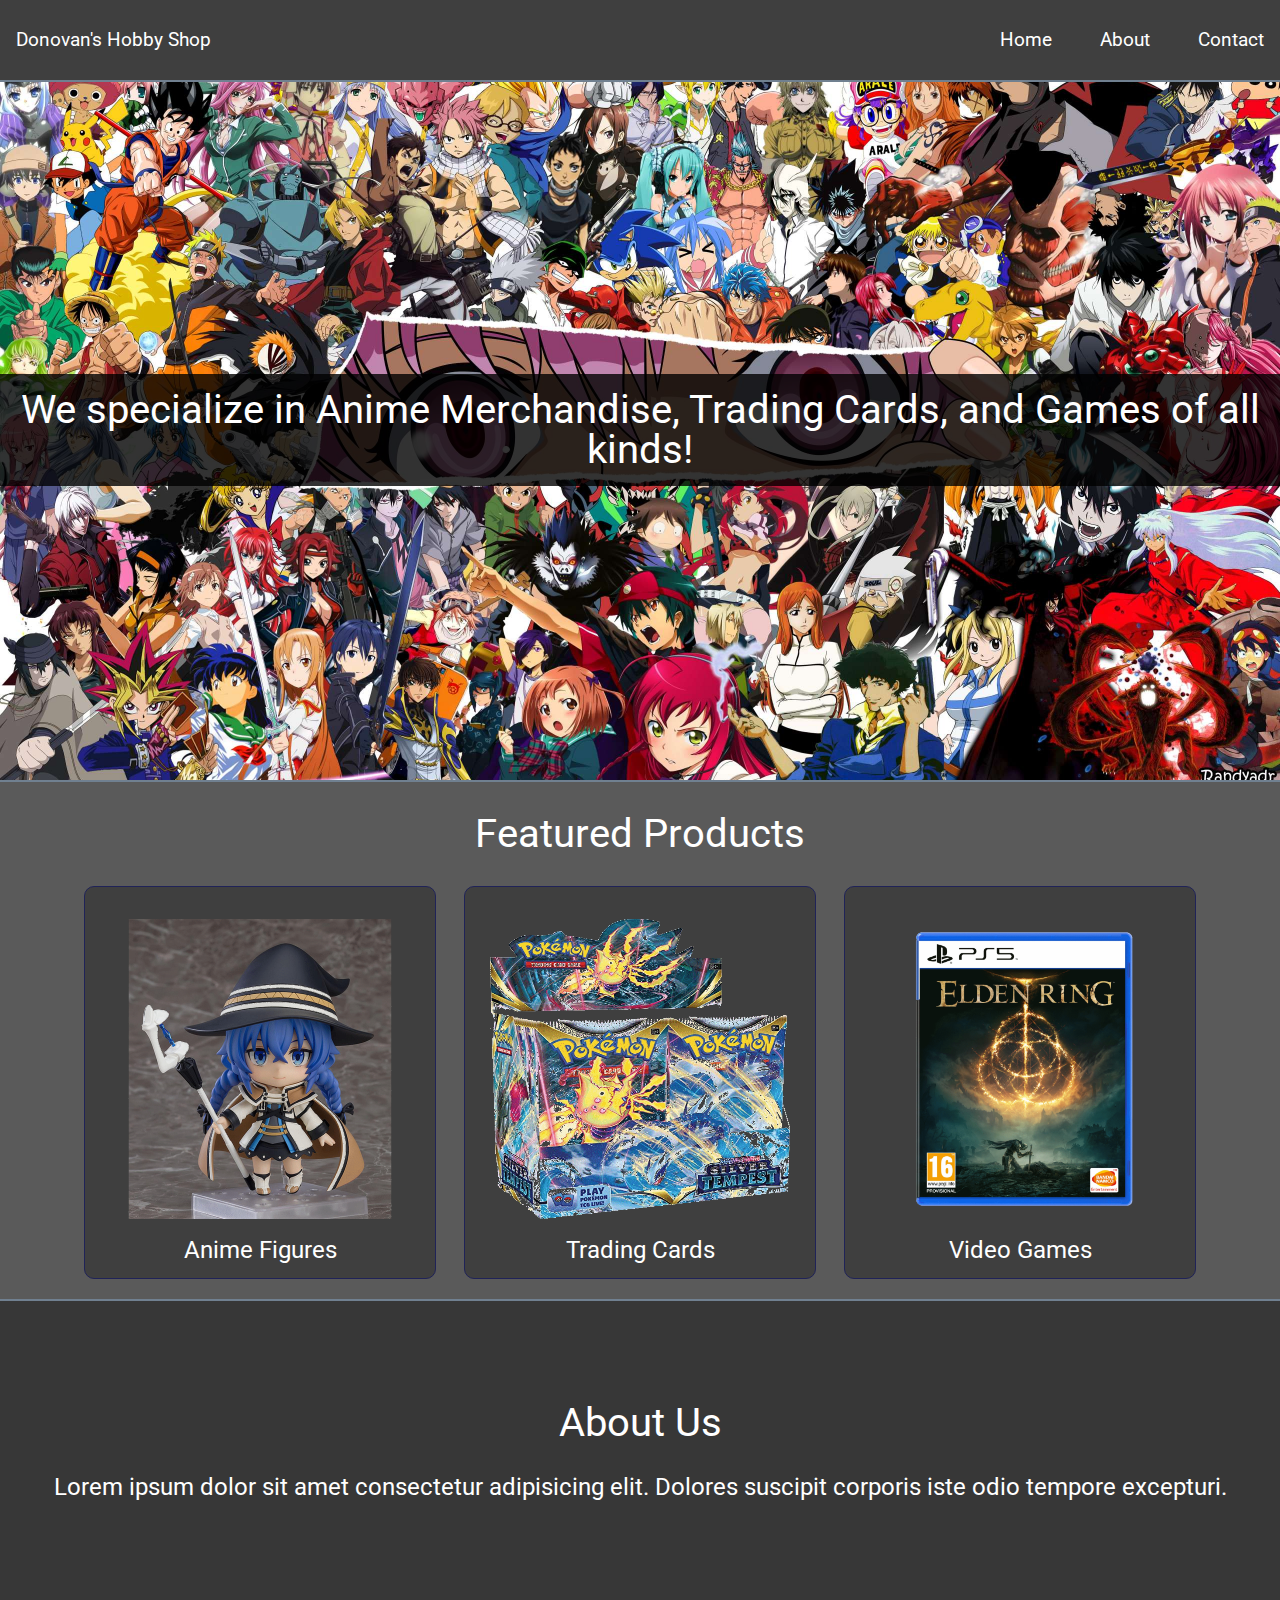
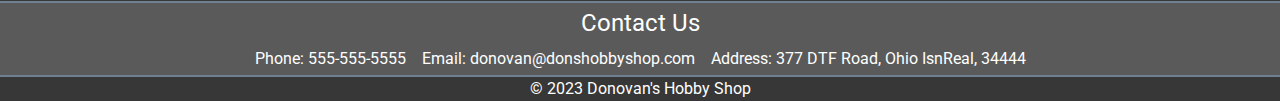
<file: Off-Platform Project Company Home Page/index.html>
<!DOCTYPE html>
<html lang="en">
<head>
    <meta charset="UTF-8">
    <meta http-equiv="X-UA-Compatible" content="IE=edge">
    <meta name="viewport" content="width=device-width, initial-scale=1.0">
    <link href="https://fonts.googleapis.com/css2?family=Roboto&display=swap" rel="stylesheet">
    <link rel="stylesheet" href="./resources/css/reset.css">
    <link rel="stylesheet" href="./resources/css/style.css">
    <title>Donovan's Hobby Shop</title>
</head>
<body>
    <!-- Header Section -->
    <header class="flex-container">
        <a href="#" class="logo">Donovan's Hobby Shop</a>
        <nav>
            <ul class="navbar flex-container">
                <li><a href="#">Home</a></li>
                <li><a href="#">About</a></li>
                <li><a href="#">Contact</a></li>
            </ul>
        </nav>
    </header>

    <!-- Main Section -->
    <main class="flex-container">
        <!-- Banner -->
        <div class="banner flex-container">
            <h1>We specialize in Anime Merchandise, Trading Cards, and Games of all kinds!</h1>
        </div>

        <!-- Featured Products -->
        <div class="featured-products flex-container">
            <h1>Featured Products</h1>

            <div class="product">
                <a href="#">
                    <img src="./resources/images/anime_figure.png" alt="Anime Figures">
                    <h3>Anime Figures</h3>
                </a>
            </div>

            <div class="product">
                <a href="#">
                    <img src="./resources/images/booster_box.png" alt="Booster Pack Boxes">
                    <h3>Trading Cards</h3>
                </a>
            </div>

            <div class="product">
                <a href="#">
                    <img src="./resources/images/game_box.png" alt="Video Games">
                    <h3>Video Games</h3>
                </a>
            </div>

        </div>

        <!-- About Us -->
        <div class="flex-container about-us">
            <h1>About Us</h1>
            <h2>Lorem ipsum dolor sit amet consectetur adipisicing elit. Dolores suscipit corporis iste odio tempore excepturi.</h2>
        </div>

        <!-- Contact Us -->
        <div class="flex-container contact-us">
            <h1>Contact Us</h1>
            <ul class="flex-container">
                <li>Phone: 555-555-5555</li>
                <li>Email: donovan@donshobbyshop.com</li>
                <li>Address: 377 DTF Road, Ohio IsnReal, 34444</li>
            </ul>
        </div>
        
    </main>
    <!-- Footer -->
    <footer class="flex-container">
        <p>&copy; 2023 Donovan's Hobby Shop</p>
    </footer>
</body>
</html>
</file>
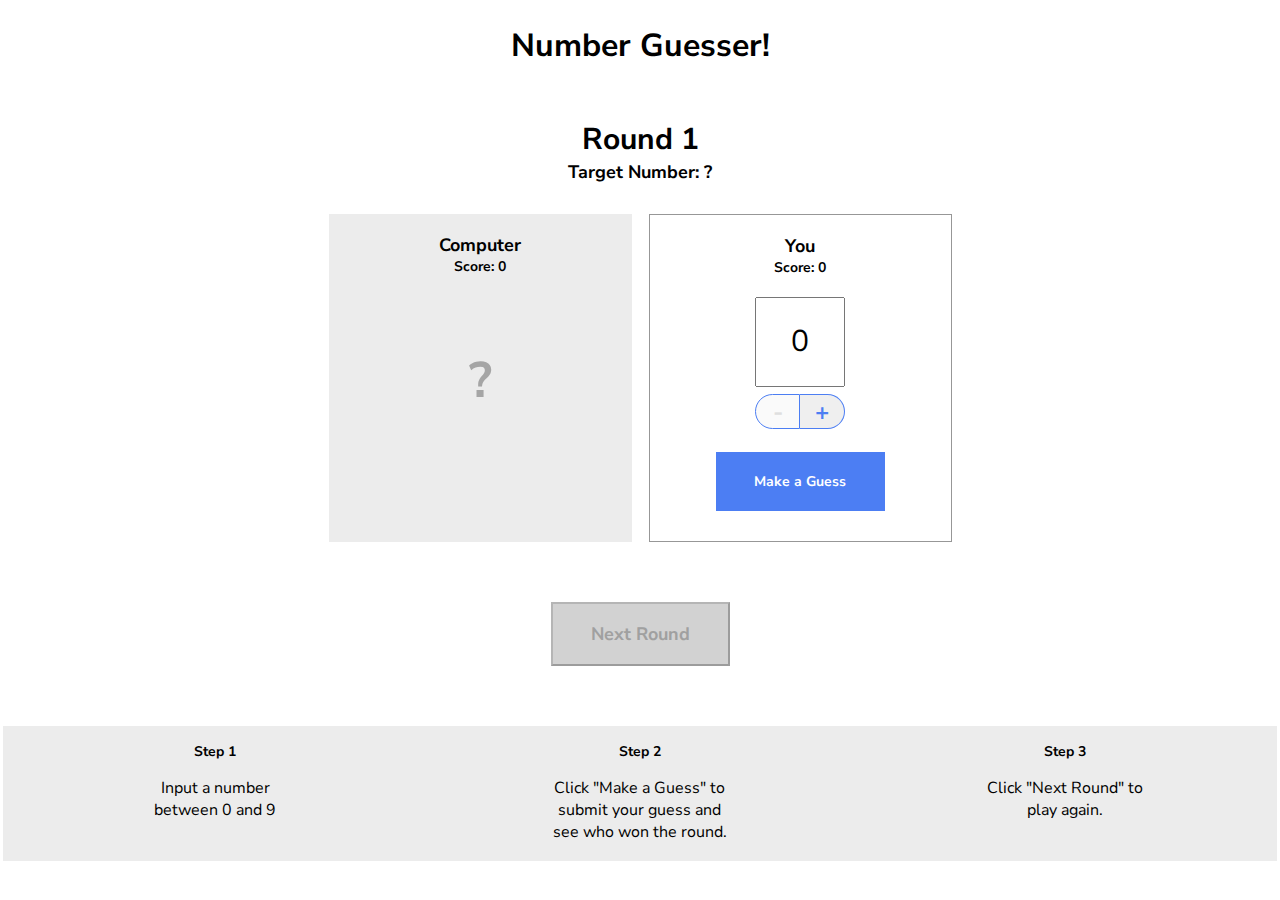
<file: Javascript Node Practice/Assignment 2 - Number Guesser/index.html>
<!doctype html>

<html>
  <head>
    <title>Number Guesser</title>
    <link href="https://fonts.googleapis.com/css?family=Nunito+Sans:400,700" rel="stylesheet">
    <link rel="stylesheet" href="./style.css">
  </head>
  <body>
    <div class="game-container">
      <header>
        <h1>Number Guesser!</h1>
      </header>
      
      <div class="rounds">
        <p class="round-label">Round <span id="round-number">1</span></p>
        <p class="guess-label">Target Number: <span id="target-number">?</span></p>
      </div>

      <div class="guessing-area">
        <div class="guess computer-guess">
          <div class="guess-title">
            <p class="guess-label">Computer</p>
            <p class="score-label">Score: <span id="computer-score">0</span></p>
          </div>
          <p id="computer-guess">?</p>
          <p class="winning-text" id="computer-wins"></p>
        </div>
        <div class="guess human-guess">
          <div class="guess-title">
            <p class="guess-label">You</p>
            <p class="score-label">Score: <span id="human-score">0</span></p>
          </div>
          <input type="number" id="human-guess" min=0 max=9 value=0>
          <div class="number-controls">
            <button class="number-control left" id="subtract" disabled>-</button>
            <button class="number-control right" id="add">+</button>
          </div>
          <button class="button" id="guess">Make a Guess</button>
        </div>
      </div>

      <div class="next-round-container">
        <button class="button" id="next-round" disabled>Next Round</button>
      </div>

    </div>
    
    <div class="instructions">
      <div class="instruction">
        <h3>Step 1</h3>
        <p>Input a number between 0 and 9</p>
      </div>
      <div class="instruction">
        <h3>Step 2</h3>
        <p>Click "Make a Guess" to submit your guess and see who won the round.</p>
      </div>
      <div class="instruction">
        <h3>Step 3</h3>
        <p>Click "Next Round" to play again.</p>
      </div>
    </div>

    <script src="./script.js"></script>
    <script src="./game.js"></script>
  </body>
</html>
</file>
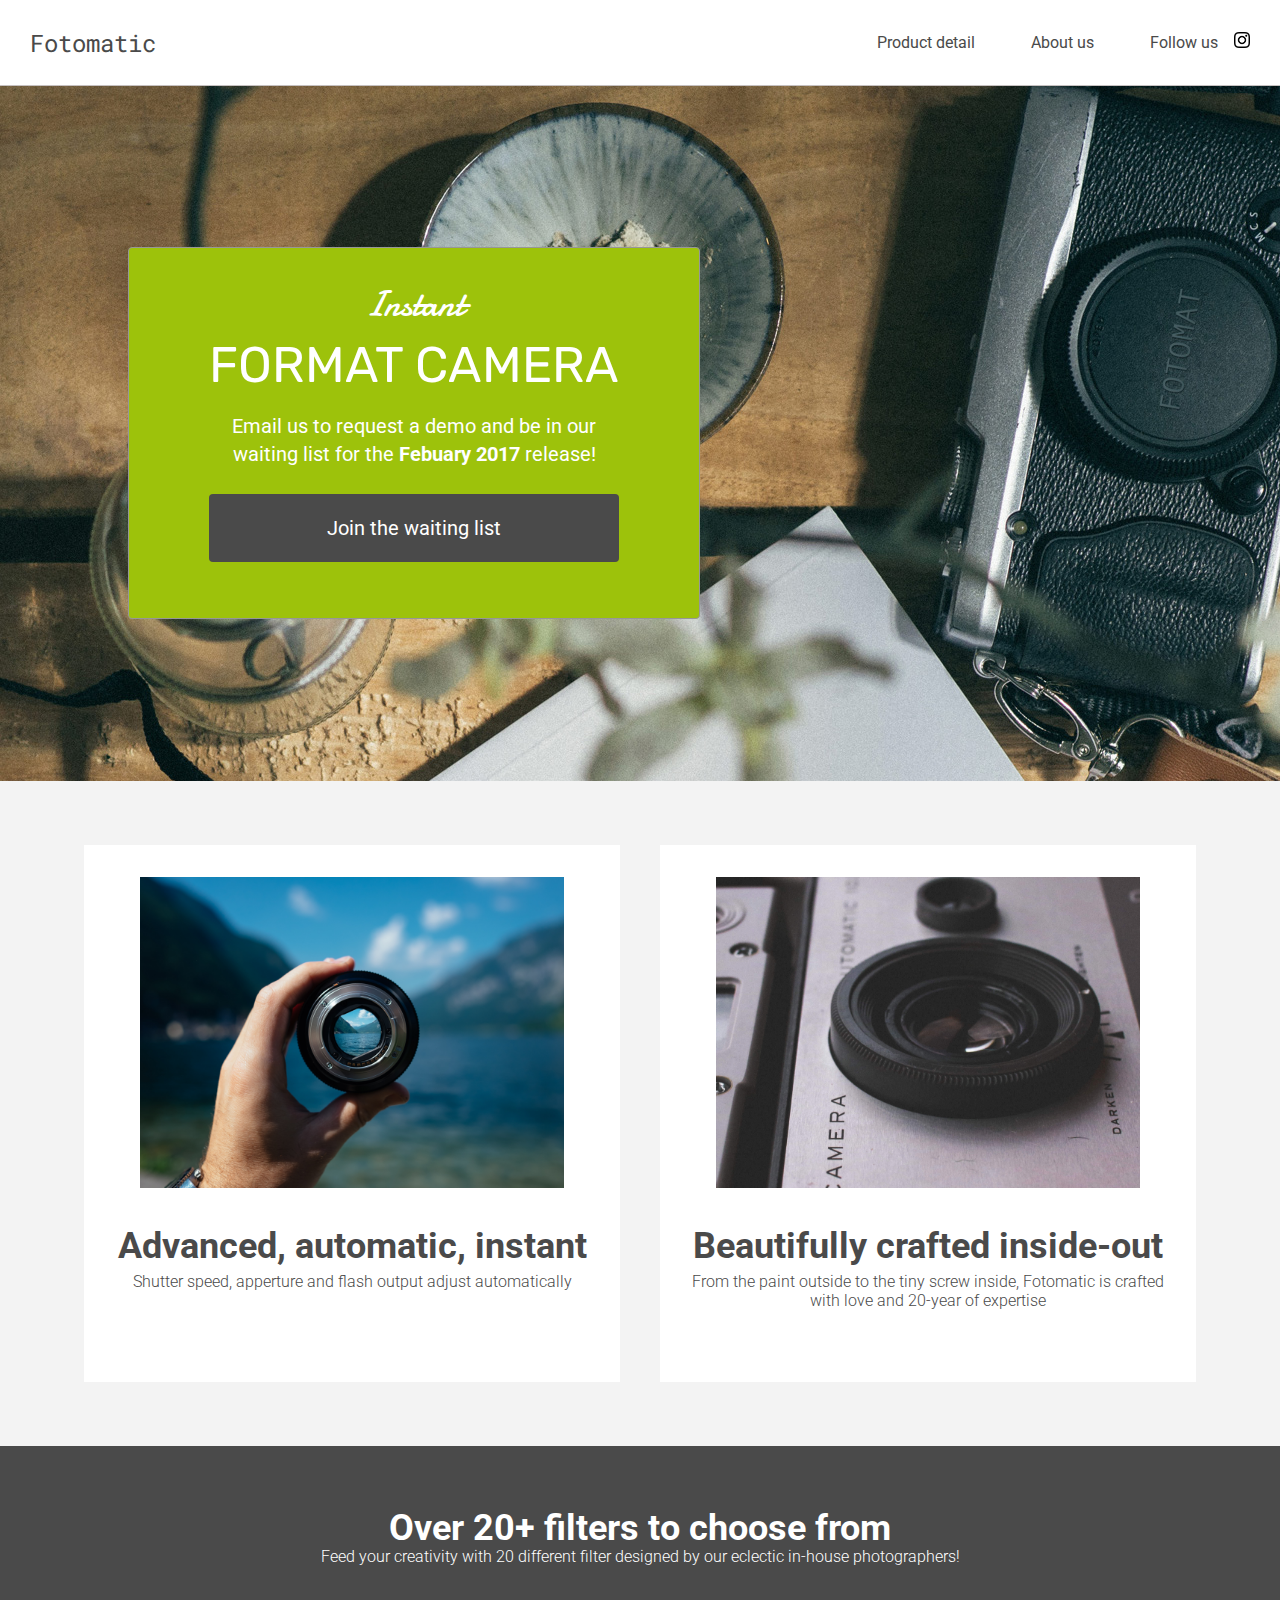
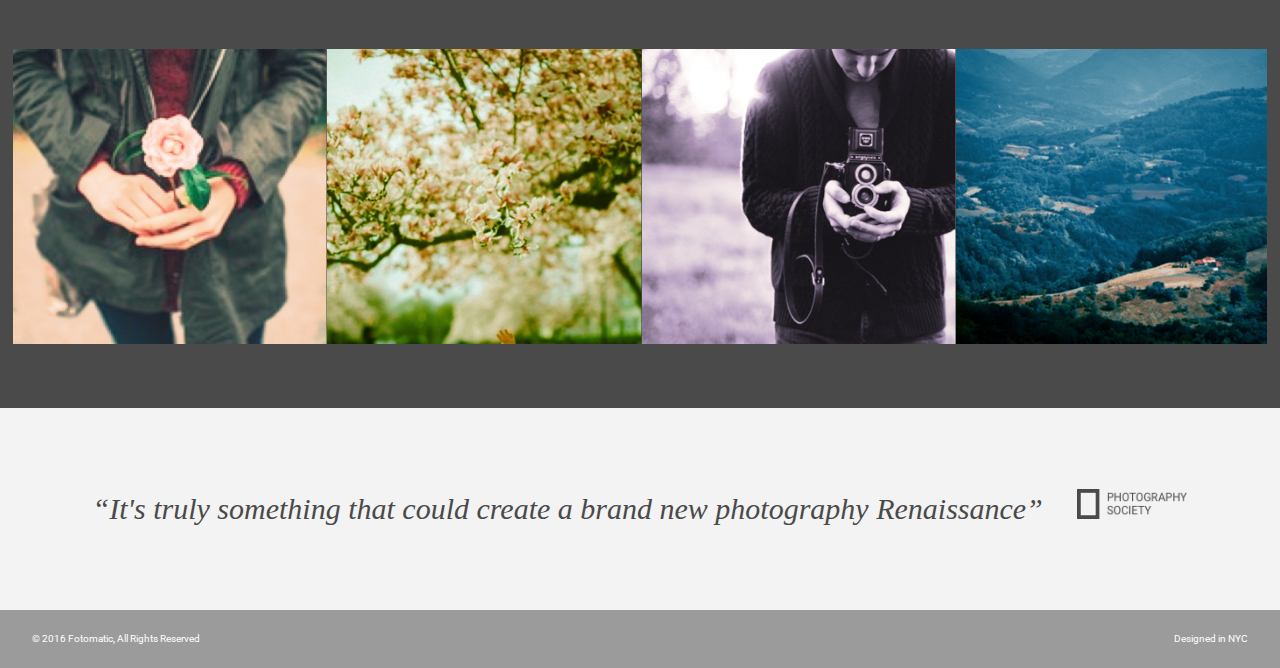
<file: Off-Platform Project Fotomatic/F1C1_start/index.html>
<!DOCTYPE html>
<html>
<head>
  <link href="https://fonts.googleapis.com/css?family=Damion" rel="stylesheet">
  <link href="https://fonts.googleapis.com/css?family=Rubik" rel="stylesheet">
  <link href="https://fonts.googleapis.com/css?family=Roboto:300,400,600,700" rel="stylesheet">
  <link href="https://fonts.googleapis.com/css2?family=Roboto+Mono&display=swap" rel="stylesheet">
  <link rel="stylesheet" href="./resources/css/reset.css">
  <link rel="stylesheet" href="./resources/css/style.css">
  <meta charset="UTF-8">
</head>
<body>
  <!-- Header -->
  <header>
    <div class="content">
      <a href="index.html" class="desktop logo">Fotomatic</a>
      <nav class="desktop">
        <ul>
          <li><a href="#">Product detail</a></li>
          <li><a href="#">About us</a></li>
          <li><a href="https://www.instagram.com/">Follow us <img class="icon" src="./resources/images/instagram.png"></a></li>
        </ul>
      </nav>
      <nav class="mobile">
        <ul>
          <li><a href="#"><img src="./resources/images/ic-logo.svg"></a></li>
          <li><a href="#"><img src="./resources/images/ic-product-detail.svg"></a></li>
          <li><a href="#"><img src="./resources/images/ic-about-us.svg"></a></li>
          <li><a href="#" class="button">Join us</a></li>
        </ul>
      </nav>
    </div>
  </header>

  <!-- Main Content -->
  <div class="main-content">

    <!-- Sign Up Section -->
    <div id="sign-up-section" class="banner">
      <div id="sign-up-cta">
        <div class="content center">
          <div class="header">
            <h2 class="cursive">Instant</h2>
            <h1 class="striking">FORMAT CAMERA</h1>
          </div>
          <div class="email">
            <span>
              Email us to request a demo and be in our waiting list for the <strong>Febuary 2017</strong> release!
            </span>
            <div class="button">Join the waiting list</div>
          </div>
        </div>
      </div>
    </div>

    <!-- Features Section -->
    <div id="features-section">
      <div class="feature">
        <div class="center">
          <div class="image-container">
            <img src="./resources/images/feature-1.png">
          </div>
          <div class="content">
            <h2>Advanced, automatic, instant</h2>
            <h3>Shutter speed, apperture and flash output adjust automatically</h3>
          </div>
        </div>
      </div>
      <div class="feature">
        <div class="center">
          <div class="image-container">
            <img src="./resources/images/feature-2.png">
          </div>
          <div class="content">
            <h2>Beautifully crafted inside-out</h2>
            <h3>From the paint outside to the tiny screw inside, Fotomatic is crafted with love and 20-year of expertise</h3>
          </div>
        </div>
      </div>
    </div>

    <!-- Filters Section -->
    <div id="filters-section">
      <div class="content center">
        <h2>Over 20+ filters to choose from</h2>
        <h3>Feed your creativity with 20 different filter designed by our eclectic in-house photographers!</h3>
      </div>
      <div class="images-container">
        <div class="image-container">
          <img src="./resources/images/filter-1.png" />
        </div>
        <div class="image-container">
          <img src="./resources/images/filter-2.png" />
        </div>
        <div class="image-container">
          <img src="./resources/images/filter-3.png" />
        </div>
        <div class="image-container extra">
          <img src="./resources/images/filter-4.png" />
        </div>
      </div>
    </div>

    <!-- Quotes Section -->
    <div id="quotes-section">
      <div class="content center">
        <span class="quote">“It's truly something that could create a brand new photography Renaissance”</span>
        <img class="quote-citation" src="./resources/images/photography-logo.png" />
      </div>
    </div>

    <!-- Footer -->
    <footer>
      <div class="content">
        <span class="copyright">© 2016  Fotomatic, All Rights Reserved</span>
        <span class="location">Designed in NYC</span>
      </div>
    </footer>

  </div>
</body>
</html>
</file>
<file: Off-Platform Project Company Home Page/resources/css/style.css>
html {
    font-size: 16px;
    font-family: "Roboto", sans-serif;
    color: white;
    background-color: rgb(90, 90, 90);
}

.flex-container {
    display: flex;
}

/* Header */
header {
    justify-content: space-between;
    align-items: center;
    height: 80px;
    background-color: rgb(63, 63, 63);
    border-bottom: 2px solid slategray;
    position: fixed;
    width: 100%;
    top: 0;
    z-index: 1;
}

header a {
    font-size: 1.2rem;
    margin: 0 1rem;
    color: white;
}

.navbar li{
    padding-left: 1rem;
}

@media only screen and (max-width: 600px) {
    header {
        justify-content: center;
    }

    header .logo {
        display: none;   
    }

    header a {
        font-size: 1.75rem;
    }
}

@media only screen and (max-width: 390px) {
    header a {
        font-size: 1.35rem;
    }
}

/* Main Section */

    /* Banner */

main {
    margin-top: 80px;
    flex-direction: column;
    align-items: center;

}

main .banner {
    background-image: url(../images/banner.jpg);
    background-repeat: none;
    background-position: center;
    background-size: cover;
    width: 100%;
    height: 700px;
    justify-content: center;
    align-items: center;
    border-bottom: 2px solid slategray;
}

main .banner h1 {
    font-size: 2.5rem;
    color: white;
    text-align: center;
    background-color: rgba(0, 0, 0, 0.8);
    width: auto;
    padding: 1rem;
}

    /* Featured Products */

.featured-products {
    justify-content: center;
    align-content: center;
    text-align: center;
    height: auto;
    width: 100%;
    flex-wrap: wrap;
    border-bottom: 2px solid slategray;
}

.featured-products h1 {
    width: 100%;
    font-size: 2.5rem;
    padding: 2rem;
}

.product {
    margin: 0 .875rem 1.275rem .875rem;
    padding-top: 2rem;
    background-color: rgb(63, 63, 63);
    border: 1px solid rgb(32, 35, 88);
    border-radius: 10px;
    width: 350px;
}

.product img {
    width: 300px;
    height: 300px;
}

.product h3 {
    font-size: 1.5rem;
    padding: 1rem 0px;
    color: white;
}

    /* About Us */

.about-us {
    flex-direction: column;
    justify-content: center;
    align-items: center;
    background-color: rgba(31, 31, 31, 0.6);
    width: 100%;
    height: 300px;
    border-bottom: 2px solid slategray;
}

.about-us h1 {
    font-size: 2.5rem;
    margin-bottom: 2rem;
}

.about-us h2 {
    font-size: 1.5rem;
    text-align: center;
}

    /* Contact Us */

.contact-us {
    flex-direction: column;
    align-items: center;
    border-bottom: 2px solid slategray;
    width: 100%;
}

.contact-us h1 {
    font-size: 1.5rem;
    margin: .5rem 0;
}

.contact-us ul {
    flex-wrap: wrap;
    justify-content: center;
}

.contact-us li {
    font-size: 1rem;
    margin: .5rem;
}

    /* Footer */

footer { 
    justify-content: center;
    align-items: center;
    height: 24px;
    background-color: rgba(31, 31, 31, 0.6);
    width: 100%;
}
</file>
<file: Javascript Node Practice/Assignment 2 - Number Guesser/style.css>
* {
  font-family: 'Nunito Sans';
  box-sizing: border-box;
}

body {
  margin: 0 auto;
  padding: 3px;
  background-color: #fff;
}

.game-container {
  max-width: 640px;
  margin: 0 auto;
  text-align: center;
}

header {
  display: flex;
  justify-content: center
}

.rounds {
  display: flex;
  flex-direction: column;
  align-items: center;
  margin-bottom: 30px;
}

.round-label {
  font-size: 30px;
  font-weight: 700;
  margin-bottom: 0px;
}

.guess {
  min-width: 303px;
  height: 328px;
  display: flex;
  flex-direction: column;
  align-items: center;
  padding: 19px;
}

.guessing-area {
  display: flex;
  justify-content: space-around;
  align-items: flex-start;
  margin-bottom: 60px;
}

.guess-title {
  display: flex;
  flex-direction: column;
  align-items: center;
  justify-content: flex-start;
  margin-bottom: 20px;
}

.guess-label {
  font-size: 18px;
  font-weight: 700;
  margin: 0;
}

.score-label {
  font-size: 14px;
  font-weight: 700;
  margin: 0;
}

.target-guess {
  display: flex;
  flex-direction: column;
  align-items: center;
  justify-content: flex-start;
}

.computer-guess {
  background-color: #ececec;
}

#computer-guess {
  font-size: 50px;
  font-weight: 700;
  color: #a5a5a5;
}

.human-guess {
  border: 1px solid #979797;
}

.guess input {
  height: 90px;
  width: 90px;
  font-size: 30px;
  text-align: center;
  margin: 0 auto;
  margin-bottom: 7px;
}

.number-controls {
  font-size: 0;
  margin-bottom: 23px;
}

.number-control {
  border: solid 1px #4c7ef3;
  display: inline-block;
  width: 45px;
  height: 35px;
  font-size: 24px;
  font-weight: 700;
  color: #4c7ef3;
  cursor: pointer;
}

.number-controls button[disabled] {
  color: #dfdfdf;
  cursor: default;
}

.left {
  border-top-left-radius: 22.5px;
  border-bottom-left-radius: 22.5px;
}

.right {
  border-top-right-radius: 22.5px;
  border-bottom-right-radius: 22.5px;
  border-left-width: 0px;
}

.controls {
  display: flex;
  justify-content: space-around;
}

.button {
  background-color: #4c7ef3;
  color: #fff;
  cursor: pointer;
}

#guess {
  padding: 20px;
  width: 169px;
  height: 59px;
  border: none;
  font-weight: 700;
  font-size: 14px;
}

input[type=number]::-webkit-inner-spin-button {
  -webkit-appearance: none;
}

#next-round {
  width: 179px;
  height: 64px;
  font-size: 18px;
  font-weight: bold;
  margin-left: auto;
  margin-right: auto;
  margin-bottom: 60px;
}
  
.button[disabled] {
  background-color: #d2d2d2;
  color: #a0a0a0;
  cursor: default;
}

.instructions {
  background-color: #ececec;
  width: 100%;
  display: flex;
  justify-content: space-around;
}

.instruction {
  width: 180px;
  padding: 2px;
  text-align: center;
}

.instructions h3 {
  font-size: 14px;
}


.winning-text, .winning-text[disabled] {
  color: #ec3636;
  font-weight: 700;
}
</file>
<file: Off-Platform Project Fotomatic/F1C1_start/resources/css/style.css>
/* Universal Styles */

html {
  font-family: "Roboto", sans-serif;
  font-size: 16px;
}

.main-content {
  position: relative;
  top: 5.3125rem; /* To offset for fixed header. */
}

.center {
  text-align: center;
}

.button {
  border-radius: 4px;
  background-color: #4a4a4a;
  color: white;
}

.image-container {
  overflow: hidden;
}

.image-container img {
  display: block;
}

@media only screen and (max-width: 760px) {
  .main-content {
    top: 2.5625rem;
  }
}

/* Header */

header {
  position: fixed;
  width: 100%;
  height: 85px;
  border-bottom: solid 1px #c6c1c1;
  background-color: white;
  z-index: 1;
}

header .content {
  display: flex;
  align-items: center;
  padding: 1.875rem;
  justify-content: space-between;
}

header .logo {
  flex: 1;
}

header nav ul {
  display: flex;
}

nav li {
  padding-left: 3.5rem;
}

nav a {
  vertical-align: bottom;
  line-height: 1.6;
  font-size: 1rem;
  color: #4a4a4a;
}

header .icon {
  width: 1rem;
  padding-left: .75rem;
}

header .mobile {
  display: none;
}

header .logo {
  color: #4a4a4a;
  font-size: 24px;
  font-family: "Roboto Mono";
  /* margin-left: 30px; */
}

.desktop li{
  line-height: 1.6;
}

@media only screen and (max-width: 760px) {
  header .desktop {
    display: none;
  }

  header .mobile {
    display: block;
    width: 100%;
  }

  header .content {
    padding: .5rem 0;
  }

  header .mobile ul {
    display: flex;
    justify-content: space-around;
    align-items: center;
    width: 100%;
  }

  header .mobile li {
    padding: 0;
  }

  header .mobile .button {
    padding: .1875rem .5rem;
    background-color: #9dc20b;
    line-height: 1.6;
    color: white;
  }
}

/* Sign Up Section */

#sign-up-section {
  display: flex;
  justify-content: flex-start;
  align-items: center;
  height: 43.5rem;
  background-image: url(../images/banner-landingpage.jpg);
  background-repeat: no-repeat;
  background-size: cover;
}

#sign-up-cta {
  padding: 2rem 5rem 3.5rem 5rem;
  border: solid 1px #979797;
  border-radius: 4px;
  background-color: #9dc20b;
  margin-left: 10%;
}

#sign-up-cta .content {
  width: 25.625rem;
  /* margin-top: 1rem; */
  font-family: "Roboto", sans-serif;
  font-size: 1.25rem;
  line-height: 1.4;
  color: white;
}

#sign-up-cta h1 {
  font-size: 3.125rem;
}

#sign-up-cta h2 {
  font-size: 2.25rem;
}

#sign-up-cta span strong {
  font-weight: bold;
}

#sign-up-cta .cursive {
  font-family: "Damion", cursive;
}

#sign-up-cta .striking {
  font-family: "Rubik", sans-serif;
  padding-bottom: .75rem;
}

#sign-up-cta .email span {
  padding-bottom: 1.625rem;
}

#sign-up-cta .button {
  margin-top: 1.625rem;
  padding: 1.25rem 7.25rem;
}

@media only screen and (max-width: 760px) {
  #sign-up-section {
    align-items: center;
    justify-content: center;
    height: 28rem;
  }

  #sign-up-cta {
    position: static;
    width: auto;
    height: auto;
    background-color: transparent;
    border: none;
  }

  #sign-up-cta .content {
    margin-top: 0;
  }

  #sign-up-cta .email {
    display: none;
  }

  #sign-up-cta h1 {
    font-size: 3.125rem;
  }

  #sign-up-cta h2 {
    font-size: 2.25rem;
  }
}

@media only screen and (max-width: 450px) {
  #sign-up-section {
    height: 20rem;
  }

  #sign-up-cta h1 {
    font-size: 2.25rem;
  }

  #sign-up-cta h2 {
    font-size: 2rem;
  }
}

/* Features Section */

#features-section {
  display: flex;
  justify-content: space-between;
  padding: 4rem 5%;
  background-color: #f3f3f3;
}

.feature {
  flex: 1;
  padding: 2rem;
  margin: 0px 1.25rem;
  background-color: white;
}

.feature .image-container {
  width: 90%;
  height: 65%;
  margin: 0 auto;
}

.image-container img{
  display: block;
  width: 100%;
}

.feature h2 {
  padding-bottom: .5rem;
  font-size: 2.25rem;
  font-weight: bold;
  color: #4a4a4a;
  line-height: (1.2);
}

.feature h3 {
  font-size: 1rem;
  line-height: 1.2;
  font-weight: 300;
  color: #4a4a4a;
  line-height: 1.2;
}

.feature .content {
  padding: 2.5rem 0;
}

.center {
  text-align: center;
}

@media only screen and (max-width: 890px) {
  .feature h2 {
    font-size: 1.125rem;
    line-height: 1.3;
    font-weight: normal;
  }

  .feature h3 {
    font-size: .875rem;
    line-height: 1.4;
  }
}

@media only screen and (max-width: 760px) {
  #features-section {
    flex-flow: column;
    padding: 0;
  }

  .feature {
    margin: 0;
    padding: 1.25rem 1rem 0 1rem;
  }
}

/* Filters Section */

#filters-section {
  padding: 4rem 0;
  background-color: #4a4a4a;
}

#filters-section .content {
  padding: 0 .625rem;
  margin-bottom: 5rem;
}

#filters-section .content h2 {
  font-size: 2.25rem;
  font-weight: bold;
  color: white;
}

#filters-section .content h3 {
  font-size: 1rem;
  line-height: 1.4;
  font-weight: 300;
  color: white;
}

#filters-section .images-container {
  max-width: 100%;
  padding: 0 1%;
  display: flex;
}

@media only screen and (max-width: 760px) {
  #filters-section {
    padding: 1.5rem 0 0 0;
  }

  #filters-section .content {
    margin-bottom: 1rem;
  }

  #filters-section .content h2 {
    padding-bottom: .625rem;
    font-size: 1.125rem;
    line-height: 1.3;
    font-weight: normal;
  }

  #filters-section .content h3 {
    font-size: .875rem;
    line-height: 1.4;
  }

  #filters-section .images-container {
    padding: 0;
  }

  #filters-section .extra {
    display: none;
  }
}

/* Quotes Section */

#quotes-section {
  background-color: #f3f3f3;
}

#quotes-section .content {
  padding: 5rem 0;
}

#quotes-section .quote {
  padding-right: 1.875rem;
  font-family: "Palatino", serif;
  font-size: 1.875rem;
  line-height: 1.4;
  font-style: italic;
  color: #4a4a4a;
}

#quotes-section .quote-citation {
  height: 1.875rem;
}

@media only screen and (max-width: 760px) {
  #quotes-section .content {
    padding: 1.875rem .625rem;
  }

  #quotes-section quote {
    font-size: 1.5rem;
    line-height: 1.4;
  }

  #quotes-section .quote-citation {
    display: block;
    padding-top: 1rem;
    margin: auto;
  }
}

/* Footer */

footer {
  background-color: #9b9b9b;
  padding: 1.5rem 2rem;
}

footer .content {
  color: white;
  display: flex;
  font-size: .75rem;
}

footer .copyright {
  flex-grow: 1;
}

@media only screen and (min-width: 760px) {
  footer .content {
    font-size: .625rem;
  }
}
</file>
